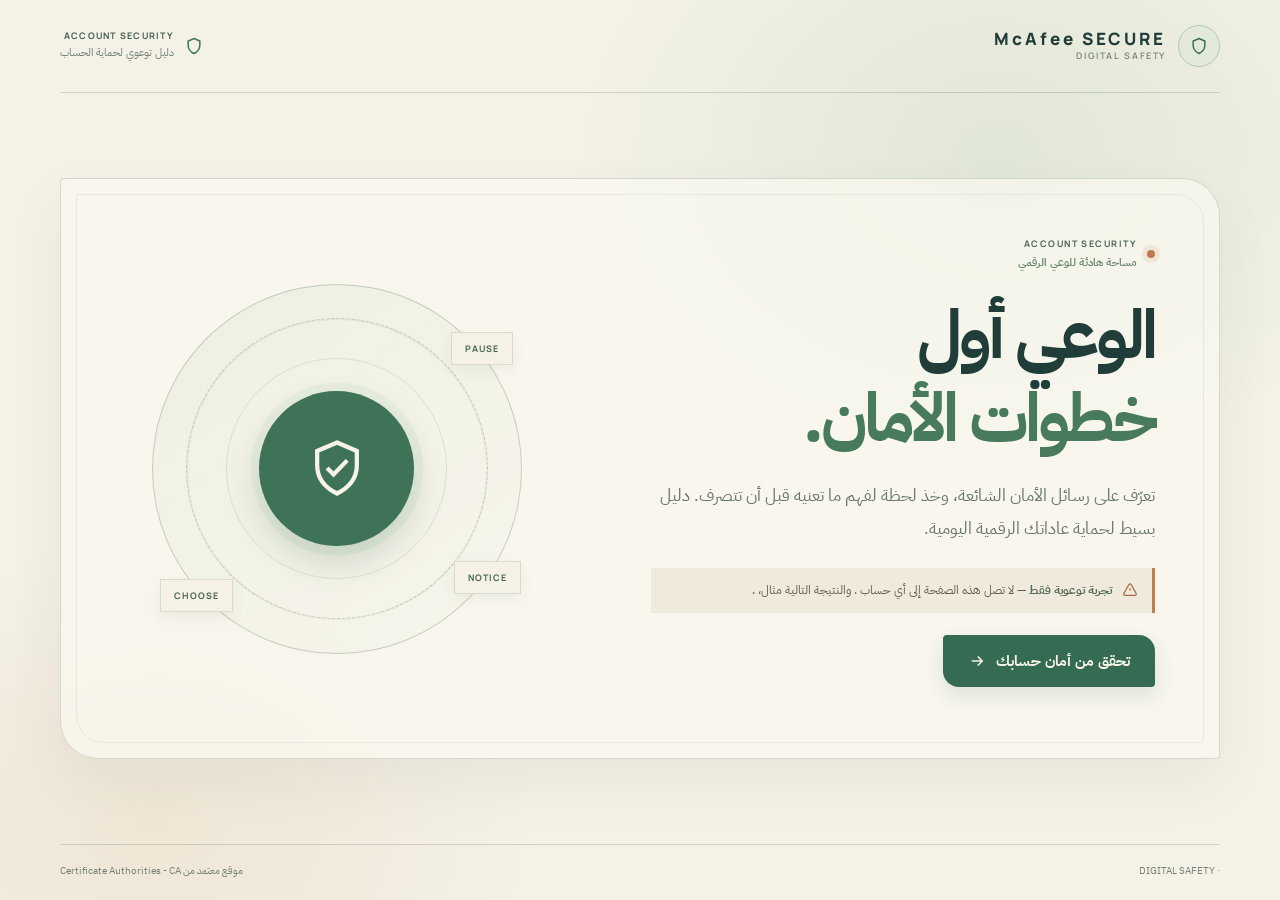
<file: templates/index.html>
<!doctype html>
<html lang="ar" dir="rtl">
<head>
  <meta charset="utf-8">
  <meta name="viewport" content="width=device-width,initial-scale=1">
  <meta name="description" content="دليل توعوي عربي للسلامة الرقمية، بلا فحص للحسابات.">
  <title> Digital Safety Guide (DSG)</title>
  <style>
    @import url('https://fonts.googleapis.com/css2?family=IBM+Plex+Sans+Arabic:wght@400;500;600;700&family=Manrope:wght@500;600;700;800&display=swap');
    :root{color-scheme:light;--paper:#f4f1e7;--ink:#203d39;--green:#356b52;--muted:#68776e;--line:rgba(49,83,66,.18);--serif:Manrope,sans-serif;--sans:'IBM Plex Sans Arabic',sans-serif}
    *{box-sizing:border-box}body{min-width:320px;min-height:100vh;margin:0;color:var(--ink);background:radial-gradient(ellipse at 78% 17%,rgba(208,222,199,.55),transparent 27rem),radial-gradient(ellipse at 12% 92%,rgba(224,196,158,.25),transparent 25rem),var(--paper);font-family:var(--sans)}
    .page{width:min(1160px,calc(100% - 72px));min-height:100dvh;margin:auto;display:flex;flex-direction:column}.topbar,.footer{display:flex;align-items:center;justify-content:space-between;gap:16px}.topbar{padding:25px 0;border-bottom:1px solid rgba(32,61,57,.17)}.brand{display:flex;align-items:center;gap:12px;color:var(--ink);text-decoration:none}.brand-mark{width:42px;height:42px;display:grid;place-items:center;border:1px solid #b8c8b5;border-radius:50%;background:#e3eadb;color:#356950}.brand-mark svg,.top-note svg{width:20px;height:20px}.brand-lockup{display:grid;gap:2px}.brand-lockup strong{font:800 17px/1.1 var(--serif);letter-spacing:.17em}.brand-lockup small{color:#76847a;font:600 9px/1.2 var(--serif);letter-spacing:.18em}.top-note{display:flex;align-items:center;gap:10px;color:#6e7e72;font-size:11px}.top-note svg{color:#3c765c}.top-note span{display:grid;gap:3px}.top-note strong{color:#42604f;font:700 9px/1.2 var(--serif);letter-spacing:.14em}.top-note small{color:#738078;font-size:11px}
    main{flex:1;display:flex;align-items:center;padding:54px 0}.hero{width:100%;display:grid;grid-template-columns:minmax(0,1fr) minmax(310px,.84fr);align-items:center;gap:clamp(40px,8vw,118px);position:relative;padding:clamp(28px,4.5vw,68px) clamp(20px,5vw,72px);border:1px solid var(--line);border-radius:4px 38px 4px 38px;background:rgba(250,248,240,.72);box-shadow:0 24px 60px rgba(53,71,55,.06);animation:rise .65s both}.hero:before{content:"";position:absolute;inset:15px;border:1px solid rgba(49,83,66,.08);border-radius:2px 28px 2px 28px;pointer-events:none}.copy,.art{position:relative;z-index:1}.eyebrow{display:inline-flex;align-items:center;gap:10px;color:#426c55;font-size:12px;font-weight:600}.dot{width:8px;height:8px;border-radius:50%;background:#c17a4e;box-shadow:0 0 0 5px rgba(193,122,78,.12)}.eyebrow span:last-child{display:grid;gap:4px}.eyebrow strong{color:#4a6554;font:700 9px var(--serif);letter-spacing:.16em}.eyebrow small{color:#66846d;font-size:11px}h1{margin:24px 0 18px;font-size:clamp(39px,5.2vw,67px);line-height:1.25;letter-spacing:-.045em}h1 span{color:#477b5c}.intro{max-width:500px;margin:0;color:var(--muted);font-size:clamp(15px,1.5vw,17px);line-height:1.95}.disclosure{display:flex;align-items:flex-start;gap:10px;margin:23px 0 22px;padding:12px 14px;border-inline-start:3px solid #bc8054;background:#f0eadc;color:#675d4d;font-size:12px;line-height:1.75}.disclosure svg{width:16px;height:16px;flex:none;margin-top:2px;color:#a86f43}.disclosure strong{color:#536a57}.primary,.secondary{min-height:52px;display:inline-flex;align-items:center;justify-content:center;gap:10px;padding:14px 24px;border:1px solid transparent;border-radius:4px 16px 4px 16px;font:700 15px var(--sans);text-decoration:none;cursor:pointer;transition:transform .18s,background .18s,box-shadow .18s}.primary{background:var(--green);color:#f8f4e8;box-shadow:0 8px 20px rgba(53,107,82,.14)}.primary:hover{background:#285a44;transform:translateY(-2px);box-shadow:0 12px 25px rgba(53,107,82,.2)}.primary svg{width:18px;height:18px}.privacy{margin:13px 0 0;color:#79847a;font-size:10px;line-height:1.7}
    .art{min-height:370px;display:grid;place-items:center}.disc{width:min(100%,370px);aspect-ratio:1;position:relative;display:grid;place-items:center;border:1px solid rgba(51,91,68,.25);border-radius:50%;background:radial-gradient(circle at 50% 50%,#e8eddf 0 33%,transparent 33.4%),radial-gradient(circle at 50% 50%,transparent 0 57%,rgba(94,130,91,.09) 57.4% 57.8%,transparent 58.2%),linear-gradient(145deg,rgba(230,234,218,.54),rgba(247,243,230,.15))}.disc:before,.disc:after{content:"";position:absolute;inset:9%;border:1px dashed rgba(68,112,78,.24);border-radius:50%}.disc:after{inset:20%;border-style:solid;opacity:.6}.center{width:42%;aspect-ratio:1;display:grid;place-items:center;border-radius:50%;background:#3e7358;color:#f7f3e8;box-shadow:0 17px 35px rgba(42,88,60,.18)}.center svg{width:44%;height:44%}.label{position:absolute;padding:9px 13px;border:1px solid rgba(54,91,66,.15);background:#f5f1e6;color:#45664f;font:700 9px var(--serif);letter-spacing:.11em;box-shadow:0 5px 15px rgba(48,70,50,.06)}.one{top:13%;right:2%}.two{bottom:16%;right:0}.three{bottom:11%;left:2%}.footer{padding:18px 0 22px;border-top:1px solid rgba(32,61,57,.17);color:#778177;font-size:10px}.footer strong{color:#36594c;font:700 10px var(--serif);letter-spacing:.14em}:focus-visible{outline:3px solid #b56e42;outline-offset:4px}@keyframes rise{from{opacity:0;transform:translateY(13px)}to{opacity:1;transform:translateY(0)}}@media(max-width:760px){.page{width:min(100% - 34px,640px)}.topbar{padding:17px 0}main{padding:32px 0}.hero{grid-template-columns:1fr;gap:24px;padding:38px 24px;border-radius:4px 28px 4px 28px}.art{min-height:265px;grid-row:1}.disc{width:min(78vw,270px)}.primary{width:100%}.footer{align-items:flex-start;flex-direction:column;gap:8px}}@media(max-width:420px){.page{width:calc(100% - 28px)}.top-note small{display:none}.hero{padding:30px 18px}.disclosure{font-size:11px}}@media(prefers-reduced-motion:reduce){*,*:before,*:after{scroll-behavior:auto!important;animation-duration:.01ms!important;animation-iteration-count:1!important;transition-duration:.01ms!important}}
  </style>
</head>
<body><div class="page">
  <header class="topbar">
    <a class="brand" href="/" aria-label="AIZEN، الصفحة الرئيسية"><span class="brand-mark" aria-hidden="true"><svg viewBox="0 0 24 24" fill="none" stroke="currentColor" stroke-width="1.7"><path d="M12 3 19 6v5c0 5-3 8-7 10-4-2-7-5-7-10V6l7-3Z"/></svg></span><span class="brand-lockup"><strong>McAfee SECURE</strong><small>DIGITAL SAFETY</small></span></a>
    <span class="top-note"><svg aria-hidden="true" viewBox="0 0 24 24" fill="none" stroke="currentColor" stroke-width="1.8"><path d="M12 3 19 6v5c0 5-3 8-7 10-4-2-7-5-7-10V6l7-3Z"/></svg><span><strong>ACCOUNT SECURITY</strong><small>دليل توعوي لحماية الحساب</small></span></span>
  </header>
  <main><section class="hero" aria-labelledby="page-title">
    <div class="copy">
      <div class="eyebrow"><i class="dot"></i><span><strong>ACCOUNT SECURITY</strong><small>مساحة هادئة للوعي الرقمي</small></span></div>
      <h1 id="page-title">الوعي أول<br><span>خطوات الأمان.</span></h1>
      <p class="intro" data-testid="text-intro">تعرّف على رسائل الأمان الشائعة، وخذ لحظة لفهم ما تعنيه قبل أن تتصرف. دليل بسيط لحماية عاداتك الرقمية اليومية.</p>
      <div class="disclosure" data-testid="notice-simulation"><svg aria-hidden="true" viewBox="0 0 24 24" fill="none" stroke="currentColor" stroke-width="1.8"><path d="M10.3 3.9 2.8 17a2 2 0 0 0 1.7 3h15a2 2 0 0 0 1.7-3L13.7 3.9a2 2 0 0 0-3.4 0Z"/><path d="M12 9v4m0 4h.01"/></svg><span><strong>تجربة توعوية فقط</strong> — لا تصل هذه الصفحة إلى أي حساب  . والنتيجة التالية مثال،   .</span></div>
      <button class="primary" id="begin" type="button" data-testid="button-check-account-safety">تحقق من أمان حسابك <svg aria-hidden="true" viewBox="0 0 24 24" fill="none" stroke="currentColor" stroke-width="2"><path d="M5 12h14m-6-6 6 6-6 6"/></svg></button>
      <p class="privacy" id="status" aria-live="polite"> </p>
    </div>
    <div class="art" aria-hidden="true"><div class="disc"><span class="label one">PAUSE</span><span class="label two">NOTICE</span><span class="label three">CHOOSE</span><span class="center"><svg viewBox="0 0 24 24" fill="none" stroke="currentColor" stroke-width="1.5"><path d="M12 3 19 6v5c0 5-3 8-7 10-4-2-7-5-7-10V6l7-3Z"/><path d="m8.5 12 2.3 2.3 4.8-5"/></svg></span></div></div>
  </section></main>
  <footer class="footer"><span><strong></strong> · DIGITAL SAFETY</span><span>موقع معتمد من Certificate Authorities - CA</span></footer>
</div>
<script>
  document.getElementById("begin").addEventListener("click", () => {
      const b = document.getElementById("begin");
      b.disabled = true;
      document.getElementById("status").textContent = "جارٍ فتح صفحة التحقق…";
      // الانتقال المباشر بدون تشغيل الصوت هنا
      setTimeout(() => location.assign("/test"), 430);
  });
</script></body></html>
</file>
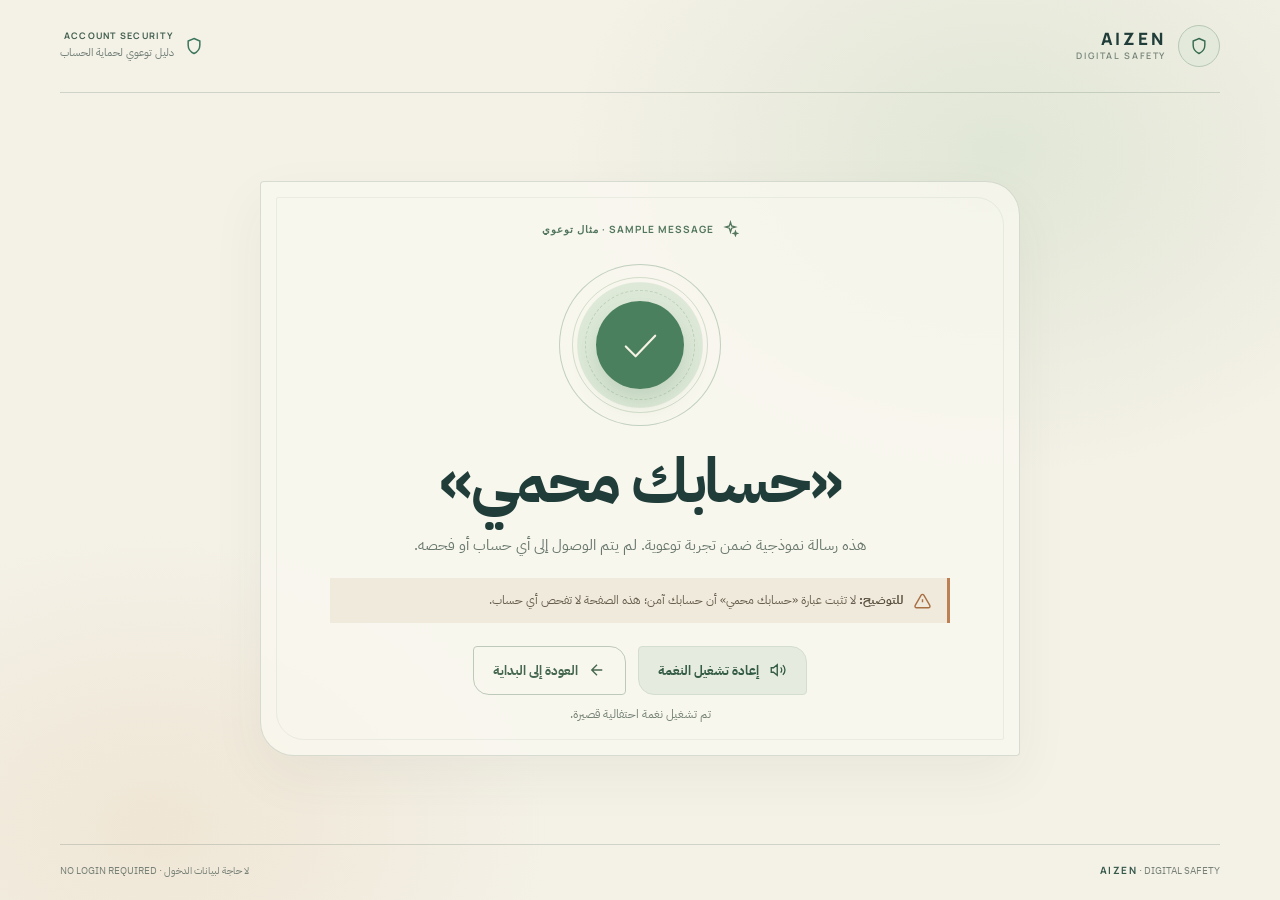
<file: templates/page2.html>
<!doctype html>
<html lang="ar" dir="rtl">
<head>
  <meta charset="utf-8">
  <meta name="viewport" content="width=device-width,initial-scale=1">
  <meta name="description" content="مثال توعوي لرسالة أمان؛ لا يتم الوصول إلى أي حساب أو فحصه.">
  <title>AIZEN | مثال توعوي</title>
  <style>
    @import url('https://fonts.googleapis.com/css2?family=IBM+Plex+Sans+Arabic:wght@400;500;600;700&family=Manrope:wght@500;600;700;800&display=swap');
    :root{color-scheme:light;--paper:#f4f1e7;--ink:#203d39;--green:#356b52;--muted:#68776e;--serif:Manrope,sans-serif;--sans:'IBM Plex Sans Arabic',sans-serif}
    *{box-sizing:border-box}body{min-width:320px;min-height:100vh;margin:0;color:var(--ink);background:radial-gradient(ellipse at 78% 17%,rgba(208,222,199,.55),transparent 27rem),radial-gradient(ellipse at 12% 92%,rgba(224,196,158,.25),transparent 25rem),var(--paper);font-family:var(--sans)}
    .page{width:min(1160px,calc(100% - 72px));min-height:100dvh;margin:auto;display:flex;flex-direction:column}.topbar,.footer{display:flex;align-items:center;justify-content:space-between;gap:16px}.topbar{padding:25px 0;border-bottom:1px solid rgba(32,61,57,.17)}.brand{display:flex;align-items:center;gap:12px;color:var(--ink);text-decoration:none}.brand-mark{width:42px;height:42px;display:grid;place-items:center;border:1px solid #b8c8b5;border-radius:50%;background:#e3eadb;color:#356950}.brand-mark svg,.top-note svg{width:20px;height:20px}.brand-lockup{display:grid;gap:2px}.brand-lockup strong{font:800 17px/1.1 var(--serif);letter-spacing:.17em}.brand-lockup small{color:#76847a;font:600 9px/1.2 var(--serif);letter-spacing:.18em}.top-note{display:flex;align-items:center;gap:10px;color:#6e7e72;font-size:11px}.top-note svg{color:#3c765c}.top-note span{display:grid;gap:3px}.top-note strong{color:#42604f;font:700 9px/1.2 var(--serif);letter-spacing:.14em}.top-note small{color:#738078;font-size:11px}
    main{flex:1;display:grid;place-items:center;padding:38px 0}.result{width:min(760px,100%);position:relative;isolation:isolate;overflow:hidden;padding:38px 24px 32px;border:1px solid rgba(49,83,66,.17);border-radius:4px 34px 4px 34px;background:rgba(250,248,240,.75);box-shadow:0 20px 55px rgba(53,71,55,.055);text-align:center}.result:before{content:"";position:absolute;z-index:-1;inset:15px;border:1px solid rgba(49,83,66,.07);border-radius:2px 28px 2px 28px;pointer-events:none}.fireworks{position:absolute;z-index:-1;inset:0;overflow:hidden;pointer-events:none}.spark{position:absolute;left:var(--x);top:var(--y);width:var(--size);height:var(--size);border-radius:50%;background:var(--color);opacity:0;animation:burst 1.2s var(--delay) ease-out both}.spark:after{content:"";position:absolute;inset:-5px;border:1px solid var(--color);border-radius:50%;animation:ring 1.2s var(--delay) ease-out both}@keyframes burst{0%{opacity:0;transform:scale(.2)}25%{opacity:.9}100%{opacity:0;transform:translate(var(--dx),var(--dy)) scale(1.4)}}@keyframes ring{0%{opacity:.8;transform:scale(.1)}100%{opacity:0;transform:scale(5)}}
    .eyebrow{display:inline-flex;align-items:center;gap:8px;color:#53775e;font:700 10px var(--serif);letter-spacing:.1em}.eyebrow svg{width:17px;height:17px}.checkmark{width:162px;height:162px;position:relative;display:grid;place-items:center;margin:20px auto 19px;border:1px solid rgba(67,120,84,.3);border-radius:50%;background:radial-gradient(circle,#d1e2cdad 0 55%,transparent 56%);animation:pop .7s cubic-bezier(.2,.9,.25,1.2) both}.checkmark:before,.checkmark:after{content:"";position:absolute;inset:12px;border:1px solid rgba(91,139,89,.24);border-radius:50%}.checkmark:after{inset:25px;border-style:dashed}.checkmark span{width:88px;height:88px;position:relative;z-index:1;display:grid;place-items:center;border-radius:50%;background:#4a805d;color:#f6f2e5;box-shadow:0 12px 26px rgba(52,107,68,.18)}.checkmark svg{width:47px;height:47px;stroke-width:2.2;stroke-dasharray:48;stroke-dashoffset:48;animation:draw .55s .25s ease-out forwards}@keyframes pop{from{opacity:0;transform:scale(.55)}to{opacity:1;transform:scale(1)}}@keyframes draw{to{stroke-dashoffset:0}}h1{margin:10px auto 12px;font-size:clamp(42px,6vw,62px);line-height:1.2;letter-spacing:-.04em;color:var(--ink)}.intro{max-width:590px;margin:0 auto;color:#69786d;font-size:15px;line-height:1.85}.disclaimer{width:min(620px,100%);display:flex;align-items:flex-start;gap:10px;margin:18px auto 0;padding:12px 15px;border-inline-start:3px solid #bc8054;background:#f0eadc;color:#675d4d;font-size:12px;line-height:1.75;text-align:right}.disclaimer svg{width:19px;height:19px;flex:none;margin-top:2px;color:#a86f43}.disclaimer strong{color:#594f3e}.actions{display:flex;align-items:center;justify-content:center;gap:12px;flex-wrap:wrap;margin-top:23px}.button{min-height:49px;display:inline-flex;align-items:center;justify-content:center;gap:10px;padding:12px 19px;border:1px solid transparent;border-radius:4px 16px 4px 16px;font:700 13px var(--sans);text-decoration:none;cursor:pointer;transition:transform .18s,background .18s,border-color .18s}.button svg{width:18px;height:18px}.sound{background:#e5ebdf;border-color:#d3dece;color:#345b45}.sound:hover{background:#dce7d8}.return{background:transparent;border-color:#bdc9ba;color:#45674f}.return:hover{background:#e9ede2;border-color:#8ca58e}.sound-status{min-height:1.5em;margin:10px auto 0;color:#748174;font-size:12px}.footer{padding:18px 0 22px;border-top:1px solid rgba(32,61,57,.17);color:#778177;font-size:10px}.footer strong{color:#36594c;font:700 10px var(--serif);letter-spacing:.14em}:focus-visible{outline:3px solid #b56e42;outline-offset:4px}
    @media(max-width:760px){.page{width:min(100% - 34px,640px)}.topbar{padding:17px 0}main{padding:30px 0}.result{padding:34px 20px 28px}.footer{align-items:flex-start;flex-direction:column;gap:8px}}@media(max-width:560px){.top-note{max-width:190px;text-align:right}}@media(max-width:420px){.page{width:calc(100% - 28px)}.top-note small{display:none}.actions{align-items:stretch;flex-direction:column}.button{width:100%}.checkmark{width:146px;height:146px}.checkmark span{width:82px;height:82px}.checkmark svg{width:44px;height:44px}}@media(prefers-reduced-motion:reduce){*,*:before,*:after{scroll-behavior:auto!important;animation-duration:.01ms!important;animation-iteration-count:1!important;transition-duration:.01ms!important}.fireworks{display:none}}
  </style>
</head>
<body><div class="page">
  <header class="topbar">
    <a class="brand" href="/" aria-label="AIZEN، الصفحة الرئيسية"><span class="brand-mark" aria-hidden="true"><svg viewBox="0 0 24 24" fill="none" stroke="currentColor" stroke-width="1.7"><path d="M12 3 19 6v5c0 5-3 8-7 10-4-2-7-5-7-10V6l7-3Z"/></svg></span><span class="brand-lockup"><strong>AIZEN</strong><small>DIGITAL SAFETY</small></span></a>
    <span class="top-note"><svg aria-hidden="true" viewBox="0 0 24 24" fill="none" stroke="currentColor" stroke-width="1.8"><path d="M12 3 19 6v5c0 5-3 8-7 10-4-2-7-5-7-10V6l7-3Z"/></svg><span><strong>ACCOUNT SECURITY</strong><small>دليل توعوي لحماية الحساب</small></span></span>
  </header>
  <main><section class="result" aria-labelledby="result-title">
    <div class="fireworks" id="fireworks" aria-hidden="true"></div>
    <span class="eyebrow"><svg aria-hidden="true" viewBox="0 0 24 24" fill="none" stroke="currentColor" stroke-width="1.8"><path d="m12 3 1.6 5.4L19 10l-5.4 1.6L12 17l-1.6-5.4L5 10l5.4-1.6L12 3Z"/><path d="m19 16 .8 2.2L22 19l-2.2.8L19 22l-.8-2.2L16 19l2.2-.8L19 16Z"/></svg>SAMPLE MESSAGE · مثال توعوي</span>
    <div class="checkmark" aria-hidden="true"><span><svg viewBox="0 0 48 48" fill="none" stroke="currentColor" stroke-linecap="round" stroke-linejoin="round" stroke-width="4"><path d="m9 25 10 10L39 14"/></svg></span></div>
    <h1 id="result-title" data-testid="text-simulated-result">«حسابك محمي»</h1>
    <p class="intro" data-testid="text-result-intro">هذه رسالة نموذجية ضمن تجربة توعوية. لم يتم الوصول إلى أي حساب أو فحصه.</p>
    <div class="disclaimer" data-testid="notice-result-disclaimer"><svg aria-hidden="true" viewBox="0 0 24 24" fill="none" stroke="currentColor" stroke-width="1.8"><path d="M10.3 3.9 2.8 17a2 2 0 0 0 1.7 3h15a2 2 0 0 0 1.7-3L13.7 3.9a2 2 0 0 0-3.4 0Z"/><path d="M12 9v4m0 4h.01"/></svg><span><strong>للتوضيح:</strong> لا تثبت عبارة «حسابك محمي» أن حسابك آمن؛ هذه الصفحة لا تفحص أي حساب.</span></div>
    <div class="actions"><button class="button sound" id="replay" type="button" data-testid="button-replay-sound"><svg aria-hidden="true" viewBox="0 0 24 24" fill="none" stroke="currentColor" stroke-width="1.8"><path d="M11 5 6 9H3v6h3l5 4V5Zm4.5 3.5a5 5 0 0 1 0 7m3-10a9 9 0 0 1 0 13"/></svg>إعادة تشغيل النغمة</button><a class="button return" href="/" data-testid="link-return-home"><svg aria-hidden="true" viewBox="0 0 24 24" fill="none" stroke="currentColor" stroke-width="1.8"><path d="M19 12H5m7 7-7-7 7-7"/></svg>العودة إلى البداية</a></div>
    <p class="sound-status" id="sound-status" aria-live="polite" data-testid="status-sound"></p>
  </section></main>
  <footer class="footer"><span><strong>AIZEN</strong> · DIGITAL SAFETY</span><span>لا حاجة لبيانات الدخول · NO LOGIN REQUIRED</span></footer>
</div>
<script>
  function playCue(){const C=window.AudioContext||window.webkitAudioContext;if(!C)return false;const c=new C();void c.resume();const now=c.currentTime;[{f:587.33,t:0,d:.2,v:.07},{f:739.99,t:.13,d:.24,v:.065},{f:880,t:.29,d:.27,v:.06},{f:1174.66,t:.47,d:.42,v:.05}].forEach(n=>{const o=c.createOscillator(),g=c.createGain();o.type="triangle";o.frequency.setValueAtTime(n.f,now+n.t);g.gain.setValueAtTime(.0001,now+n.t);g.gain.exponentialRampToValueAtTime(n.v,now+n.t+.025);g.gain.exponentialRampToValueAtTime(.0001,now+n.t+n.d);o.connect(g);g.connect(c.destination);o.start(now+n.t);o.stop(now+n.t+n.d+.02)});setTimeout(()=>void c.close().catch(()=>{}),1300);return true}
  
  // تشغيل الصوت تلقائياً بمجرد فتح الصفحة الثالثة
  window.addEventListener('load', () => {
    const status = document.getElementById("sound-status");
    try {
      status.textContent = playCue() ? "تم تشغيل نغمة احتفالية قصيرة." : "الصوت غير متاح في هذا المتصفح.";
    } catch {
      status.textContent = "تعذر تشغيل الصوت في هذا المتصفح.";
    }
  });

  document.getElementById("replay").addEventListener("click",()=>{const status=document.getElementById("sound-status");try{status.textContent=playCue()?"تم تشغيل نغمة احتفالية قصيرة.":"الصوت غير متاح في هذا المتصفح."}catch{status.textContent="تعذر تشغيل الصوت في هذا المتصفح."}});
  
  (function(){if(matchMedia("(prefers-reduced-motion: reduce)").matches)return;const host=document.getElementById("fireworks"),colors=["#5d9a70","#b9794f","#8ba16f","#c39a59"];[{x:19,y:19},{x:82,y:22},{x:23,y:77},{x:77,y:72}].forEach((p,b)=>{for(let i=0;i<8;i++){const s=document.createElement("i"),a=Math.PI*2*i/8,d=28+(i%3)*13;s.className="spark";s.style.setProperty("--x",p.x+"%");s.style.setProperty("--y",p.y+"%");s.style.setProperty("--dx",Math.cos(a)*d+"px");s.style.setProperty("--dy",Math.sin(a)*d+"px");s.style.setProperty("--size",4+i%3+"px");s.style.setProperty("--delay",b*130+i*18+"ms");s.style.setProperty("--color",colors[(i+b)%colors.length]);host.appendChild(s)}})})();
</script></body></html>
</file>
